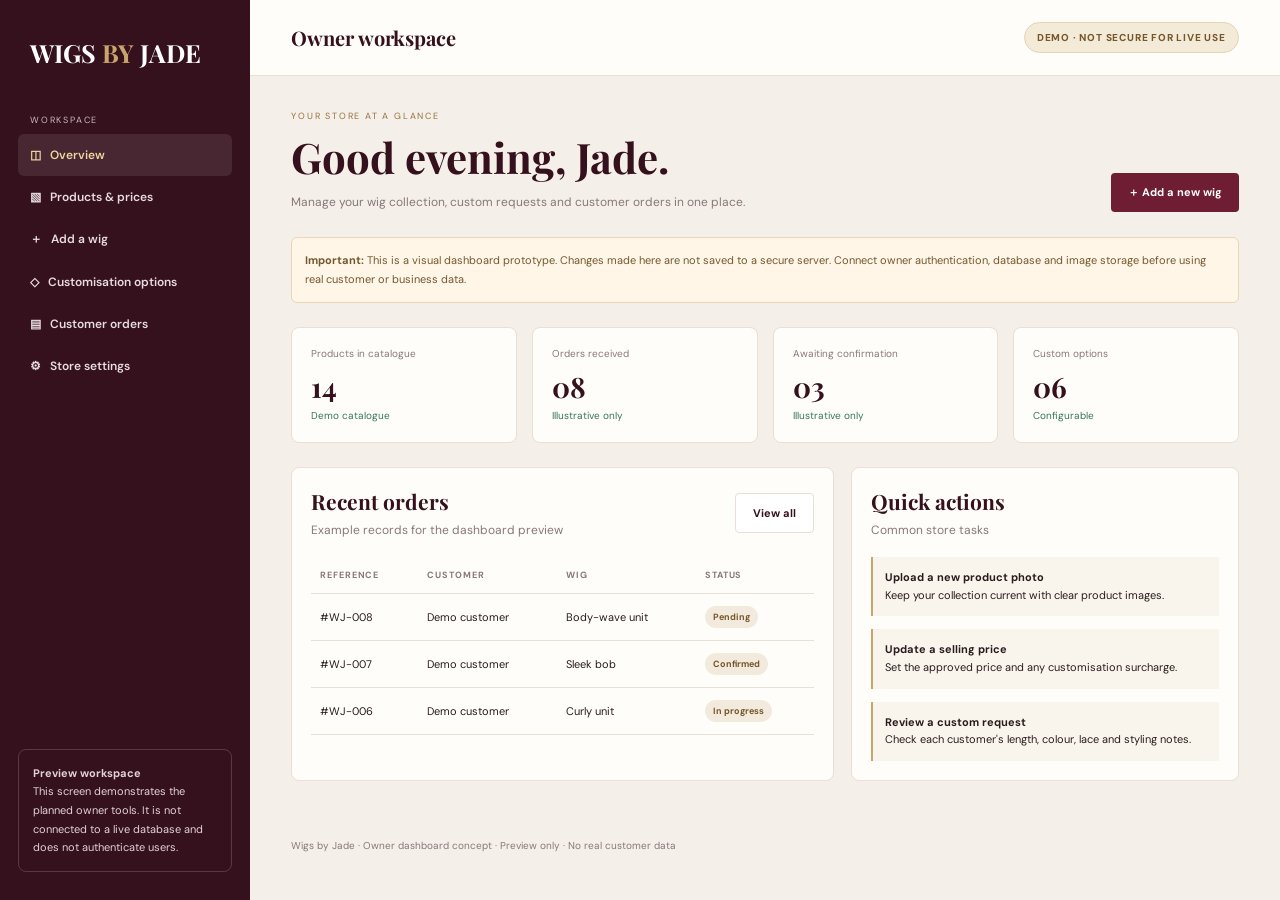
<file: admin.html>
<!doctype html>
<html lang="en"><head><meta charset="utf-8"><meta name="viewport" content="width=device-width,initial-scale=1"><meta name="robots" content="noindex,nofollow"><title>Wigs by Jade — Owner Dashboard Preview</title><link rel="preconnect" href="https://fonts.googleapis.com"><link href="https://fonts.googleapis.com/css2?family=DM+Sans:wght@400;500;600;700;800&family=Playfair+Display:wght@600;700&display=swap" rel="stylesheet"><style>
:root{--wine:#35101d;--wine2:#6f1d32;--gold:#c8a56a;--cream:#faf7f1;--paper:#fffdf9;--ink:#291c20;--muted:#88777b;--line:#eadfd5;--green:#35765c}*{box-sizing:border-box}body{margin:0;background:#f4efe8;color:var(--ink);font:14px 'DM Sans',sans-serif}.shell{display:grid;grid-template-columns:250px 1fr;min-height:100vh}.side{background:var(--wine);color:#fff;padding:28px 18px;display:flex;flex-direction:column}.brand{font:700 25px 'Playfair Display';padding:8px 12px 30px}.brand span{color:var(--gold)}.eyebrow{font-size:9px;letter-spacing:.2em;text-transform:uppercase;color:#cbb8bd;padding:15px 12px 8px}.nav button{width:100%;text-align:left;padding:13px 12px;border:0;background:transparent;color:#e7dce0;border-radius:6px;font:600 12px 'DM Sans';cursor:pointer}.nav button.active,.nav button:hover{background:#ffffff18;color:#f1d59e}.side-note{margin-top:auto;border:1px solid #ffffff2b;border-radius:8px;padding:14px;font-size:11px;line-height:1.7;color:#e2d2d7}.main{min-width:0}.top{height:76px;background:#fffdf9;border-bottom:1px solid var(--line);display:flex;align-items:center;justify-content:space-between;padding:0 4%;position:sticky;top:0;z-index:3}.top strong{font:700 20px 'Playfair Display';color:var(--wine)}.preview{background:#f4ead8;color:#76572c;border:1px solid #e6d3b1;padding:8px 12px;border-radius:30px;font-size:10px;font-weight:800;letter-spacing:.08em}.content{padding:34px 4%;max-width:1400px;margin:auto}.welcome{display:flex;justify-content:space-between;align-items:end;gap:20px;margin-bottom:25px}.welcome h1{font:700 clamp(30px,4vw,42px) 'Playfair Display';color:var(--wine);margin:7px 0}.muted{color:var(--muted);font-size:12px;line-height:1.7}.btn{border:0;background:var(--wine2);color:#fff;padding:12px 17px;border-radius:4px;font:700 11px 'DM Sans';cursor:pointer}.btn.alt{background:#fff;color:var(--wine);border:1px solid var(--line)}.stats{display:grid;grid-template-columns:repeat(4,1fr);gap:15px;margin:24px 0}.stat,.panel{background:var(--paper);border:1px solid var(--line);border-radius:8px;padding:19px}.stat small{display:block;color:var(--muted);font-size:10px}.stat b{display:block;font:700 28px 'Playfair Display';color:var(--wine);margin-top:8px}.stat em{font-style:normal;color:var(--green);font-size:10px}.layout{display:grid;grid-template-columns:1.4fr 1fr;gap:17px}.panel h2{font:700 21px 'Playfair Display';color:var(--wine);margin:0 0 5px}.panelhead{display:flex;justify-content:space-between;align-items:center;margin-bottom:17px;gap:10px}.tablewrap{overflow:auto}table{width:100%;border-collapse:collapse;min-width:500px}th,td{text-align:left;padding:12px 9px;border-bottom:1px solid var(--line);font-size:11px}th{font-size:9px;text-transform:uppercase;letter-spacing:.1em;color:var(--muted)}.pill{display:inline-block;padding:5px 8px;border-radius:30px;background:#f2eadc;color:#76572c;font-size:9px;font-weight:700}.activity{display:grid;gap:13px}.activity div{padding:12px;border-left:2px solid var(--gold);background:#faf5ec;font-size:11px;line-height:1.6}.section{display:none}.section.active{display:block}.formgrid{display:grid;grid-template-columns:1fr 1fr;gap:13px}.field{display:grid;gap:6px}.field.full{grid-column:1/-1}.field label{font-size:10px;font-weight:700;color:#69575d}.field input,.field select,.field textarea{width:100%;border:1px solid var(--line);background:#fff;padding:12px;border-radius:4px;font:12px 'DM Sans'}.field textarea{min-height:85px}.hint{font-size:10px;color:var(--muted);line-height:1.6}.optionchips{display:flex;flex-wrap:wrap;gap:8px}.optionchips span{padding:8px 11px;background:#f3eade;border-radius:30px;font-size:10px}.notice{background:#fff6e8;border:1px solid #ead6b4;padding:13px;border-radius:6px;color:#73582e;font-size:11px;line-height:1.7;margin-bottom:18px}.productrow{display:grid;grid-template-columns:54px 1fr auto;gap:12px;align-items:center;padding:13px 0;border-bottom:1px solid var(--line)}.thumb{width:54px;height:62px;border-radius:4px;background:linear-gradient(145deg,#d7b98d,#4a1525)}.productrow b{font:600 13px 'Playfair Display';color:var(--wine)}.productrow small{display:block;color:var(--muted);font-size:10px;margin-top:4px}.footer{padding:24px 4%;color:var(--muted);font-size:10px}@media(max-width:900px){.shell{grid-template-columns:190px 1fr}.stats{grid-template-columns:repeat(2,1fr)}.layout{grid-template-columns:1fr}}@media(max-width:620px){.shell{display:block}.side{padding:12px;display:block}.brand{padding:8px 8px 14px}.eyebrow,.side-note{display:none}.nav{display:flex;overflow:auto;gap:5px}.nav button{white-space:nowrap;width:auto;padding:10px}.top{height:60px;padding:0 16px}.content{padding:23px 15px}.welcome{align-items:start;flex-direction:column}.stats{gap:9px}.stat{padding:13px}.stat b{font-size:23px}.formgrid{grid-template-columns:1fr}.field.full{grid-column:auto}}
</style></head><body><div class="shell"><aside class="side"><div class="brand">WIGS <span>BY</span> JADE</div><div class="eyebrow">Workspace</div><nav class="nav"><button class="active" data-page="overview">◫ &nbsp; Overview</button><button data-page="products">▧ &nbsp; Products & prices</button><button data-page="add">＋ &nbsp; Add a wig</button><button data-page="options">◇ &nbsp; Customisation options</button><button data-page="orders">▤ &nbsp; Customer orders</button><button data-page="settings">⚙ &nbsp; Store settings</button></nav><div class="side-note"><b>Preview workspace</b><br>This screen demonstrates the planned owner tools. It is not connected to a live database and does not authenticate users.</div></aside><main class="main"><header class="top"><strong>Owner workspace</strong><span class="preview">DEMO · NOT SECURE FOR LIVE USE</span></header><div class="content">
<section class="section active" id="overview"><div class="welcome"><div><div class="eyebrow" style="color:#9a713e;padding:0">YOUR STORE AT A GLANCE</div><h1>Good evening, Jade.</h1><div class="muted">Manage your wig collection, custom requests and customer orders in one place.</div></div><button class="btn" onclick="go('add')">＋ Add a new wig</button></div><div class="notice"><b>Important:</b> This is a visual dashboard prototype. Changes made here are not saved to a secure server. Connect owner authentication, database and image storage before using real customer or business data.</div><div class="stats"><div class="stat"><small>Products in catalogue</small><b>14</b><em>Demo catalogue</em></div><div class="stat"><small>Orders received</small><b>08</b><em>Illustrative only</em></div><div class="stat"><small>Awaiting confirmation</small><b>03</b><em>Illustrative only</em></div><div class="stat"><small>Custom options</small><b>06</b><em>Configurable</em></div></div><div class="layout"><div class="panel"><div class="panelhead"><div><h2>Recent orders</h2><div class="muted">Example records for the dashboard preview</div></div><button class="btn alt" onclick="go('orders')">View all</button></div><div class="tablewrap"><table><thead><tr><th>Reference</th><th>Customer</th><th>Wig</th><th>Status</th></tr></thead><tbody><tr><td>#WJ-008</td><td>Demo customer</td><td>Body-wave unit</td><td><span class="pill">Pending</span></td></tr><tr><td>#WJ-007</td><td>Demo customer</td><td>Sleek bob</td><td><span class="pill">Confirmed</span></td></tr><tr><td>#WJ-006</td><td>Demo customer</td><td>Curly unit</td><td><span class="pill">In progress</span></td></tr></tbody></table></div></div><div class="panel"><div class="panelhead"><div><h2>Quick actions</h2><div class="muted">Common store tasks</div></div></div><div class="activity"><div><b>Upload a new product photo</b><br>Keep your collection current with clear product images.</div><div><b>Update a selling price</b><br>Set the approved price and any customisation surcharge.</div><div><b>Review a custom request</b><br>Check each customer's length, colour, lace and styling notes.</div></div></div></div></section>
<section class="section" id="products"><div class="welcome"><div><h1>Products & prices</h1><div class="muted">Manage the wigs customers see on the storefront.</div></div><button class="btn" onclick="go('add')">＋ Add a wig</button></div><div class="notice">Demo entries only. In the live system, each product will have its own photo, approved GH₵ price, availability and individual customisation settings.</div><div class="panel"><div class="productrow"><div class="thumb"></div><div><b>Luxury Body Wave Wig</b><small>Demo price: GH₵950 · Available</small></div><span class="pill">Published preview</span></div><div class="productrow"><div class="thumb"></div><div><b>Bone Straight Lace Unit</b><small>Demo price: GH₵1,150 · Available</small></div><span class="pill">Published preview</span></div><div class="productrow"><div class="thumb"></div><div><b>Curly Bob Wig</b><small>Demo price: GH₵780 · Draft</small></div><span class="pill">Draft</span></div><p class="hint">The full version will let Jade add, edit, archive and reorder products, upload multiple photos, set stock status and define price adjustments.</p></div></section>
<section class="section" id="add"><div class="welcome"><div><h1>Add a new wig</h1><div class="muted">A product form preview showing the information Jade will control.</div></div></div><div class="notice">This preview form does not save data yet. The connected version will upload images to private-managed storage and save product details to the database.</div><div class="panel"><div class="formgrid"><div class="field"><label>Product name</label><input placeholder="e.g. 20-inch Body Wave"></div><div class="field"><label>Selling price (GH₵)</label><input type="number" placeholder="e.g. 950"></div><div class="field"><label>Product photo</label><input type="file" accept="image/*"></div><div class="field"><label>Availability</label><select><option>Available</option><option>Made to order</option><option>Out of stock</option><option>Hidden</option></select></div><div class="field"><label>Wig texture</label><select><option>Body wave</option><option>Straight</option><option>Deep wave</option><option>Water wave</option><option>Curly</option><option>Coily / kinky</option><option>Bob</option><option>Custom</option></select></div><div class="field"><label>Hair material</label><select><option>Owner to specify</option><option>Human hair</option><option>Blend</option><option>Synthetic</option></select></div><div class="field full"><label>Description</label><textarea placeholder="Describe the wig, construction, finish and what's included."></textarea></div><div class="field full"><label>Customisation options for this wig</label><div class="optionchips"><span>Length</span><span>Colour</span><span>Texture</span><span>Lace type</span><span>Cap size</span><span>Density</span><span>Parting</span><span>Baby hair</span></div></div></div><p style="margin-top:18px"><button class="btn" onclick="alert('Preview only — connect the secure backend to save products.')">Save product (preview)</button></p></div></section>
<section class="section" id="options"><div class="welcome"><div><h1>Customisation options</h1><div class="muted">Choose which selections customers can make under each individual wig.</div></div></div><div class="panel"><h2>Option groups</h2><p class="muted">The live dashboard will let Jade enable or disable options per product and set extra charges.</p><div class="tablewrap"><table><thead><tr><th>Option</th><th>Example choices</th><th>Extra charge</th><th>Availability</th></tr></thead><tbody><tr><td>Length</td><td>12, 14, 16, 18, 20, 22, 24, 26, 28, 30 inches</td><td>Set by Jade</td><td>Per wig</td></tr><tr><td>Colour</td><td>Natural black, jet black, brown, blonde, burgundy, custom</td><td>Set by Jade</td><td>Per wig</td></tr><tr><td>Texture</td><td>Straight, body wave, deep wave, curly, custom</td><td>Set by Jade</td><td>Per wig</td></tr><tr><td>Lace type</td><td>4×4, 5×5, 13×4, 13×6, full lace</td><td>Set by Jade</td><td>Per wig</td></tr><tr><td>Cap size</td><td>Small, medium, large, measure-to-fit</td><td>Set by Jade</td><td>Per wig</td></tr><tr><td>Density</td><td>150%, 180%, 200%, 250%</td><td>Set by Jade</td><td>Per wig</td></tr></tbody></table></div></div></section>
<section class="section" id="orders"><div class="welcome"><div><h1>Customer orders</h1><div class="muted">Review each wig and its own selected specifications.</div></div></div><div class="notice">Illustrative records only. The connected backend will store real submissions and show customer contact details only to authorised staff.</div><div class="panel"><div class="tablewrap"><table><thead><tr><th>Order</th><th>Items</th><th>Custom details</th><th>Status</th><th>Next action</th></tr></thead><tbody><tr><td>#WJ-008</td><td>Body-wave wig</td><td>20 in · Natural black · 5×5 lace · 180%</td><td><span class="pill">Pending</span></td><td>Review & confirm</td></tr><tr><td>#WJ-007</td><td>Sleek bob</td><td>14 in · Jet black · 4×4 closure</td><td><span class="pill">Confirmed</span></td><td>Prepare unit</td></tr><tr><td>#WJ-006</td><td>Curly unit</td><td>18 in · Burgundy · Custom notes</td><td><span class="pill">In progress</span></td><td>Update customer</td></tr></tbody></table></div></div></section>
<section class="section" id="settings"><div class="welcome"><div><h1>Store settings</h1><div class="muted">Business details and ordering preferences.</div></div></div><div class="panel"><div class="formgrid"><div class="field"><label>Business WhatsApp</label><input value="+233 24 334 0673" readonly></div><div class="field"><label>Currency</label><input value="Ghana cedi (GH₵)" readonly></div><div class="field"><label>Delivery policy</label><input placeholder="To be supplied by Jade"></div><div class="field"><label>Payment methods</label><input placeholder="To be confirmed by Jade"></div><div class="field full"><label>Order notification email</label><input placeholder="Owner's business email address"></div></div><p class="hint">Before launch, confirm business contact details, delivery coverage and charges, accepted payment methods, returns policy and owner account email.</p></div></section>
</div><div class="footer">Wigs by Jade · Owner dashboard concept · Preview only · No real customer data</div></main></div><script>function go(id){document.querySelectorAll('.section').forEach(s=>s.classList.toggle('active',s.id===id));document.querySelectorAll('.nav button').forEach(b=>b.classList.toggle('active',b.dataset.page===id));window.scrollTo({top:0,behavior:'smooth'})}document.querySelectorAll('.nav button').forEach(b=>b.addEventListener('click',()=>go(b.dataset.page)));</script></body></html>
</file>
